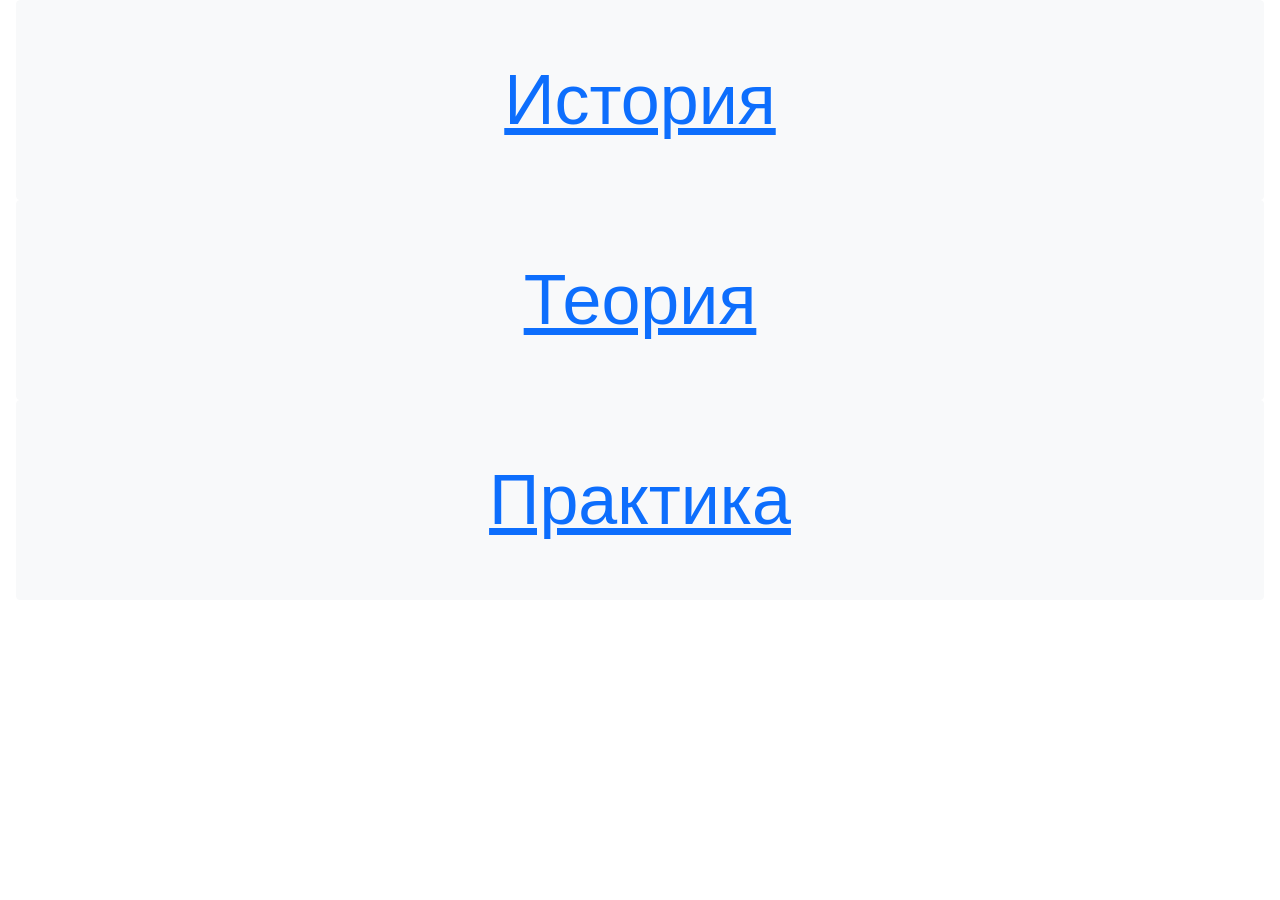
<file: index.html>
<!DOCTYPE html>
<html>
<head>
<meta charset="utf-8">
<link rel="stylesheet" href="bs5/css/bootstrap.css">
<link rel="stylesheet" href="css/style.css">
<title> Актерское мастерство. </title>
</head>
<body>
<div class="container-fluid">
 <button class="btn btn-light"><a href="history.html"> История</a></button>
 <button class="btn btn-light"><a href="theory.html"> Теория</a></button>
 <button class="btn btn-light"><a href="practice.html"> Практика</a></button>
</div>
<script src="https://cdn.jsdelivr.net/npm/popper.js@1.16.0/dist/umd/popper.min.js" integrity="sha384-Q6E9RHvbIyZFJoft+2mJbHaEWldlvI9IOYy5n3zV9zzTtmI3UksdQRVvoxMfooAo" crossorigin="anonymous"></script>
<script src="bs5/js/bootstrap.js"></script>
</body>
</html>
</file>
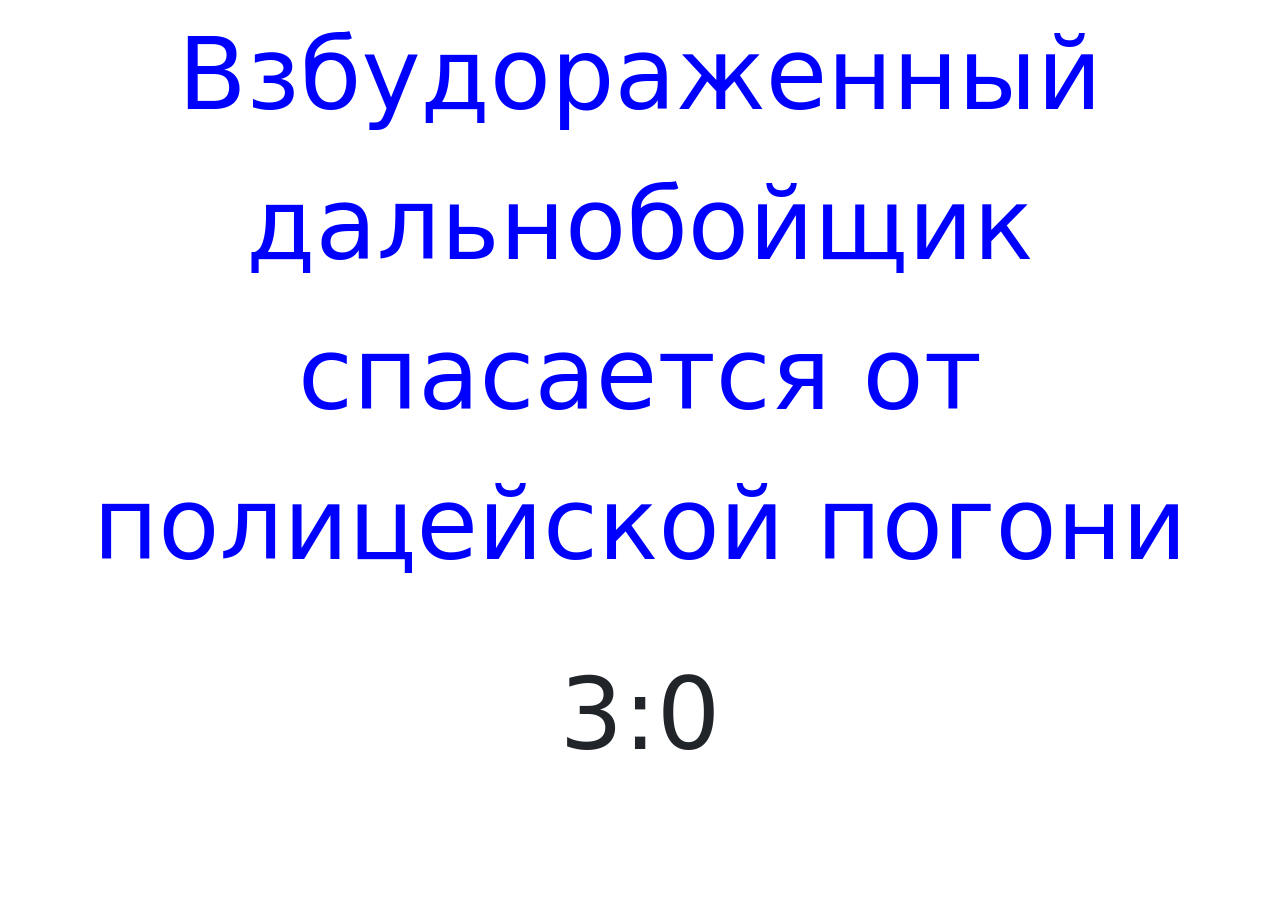
<file: pantomima.html>
<!DOCTYPE html>
<html>
<head>
<meta charset="utf-8">
<link rel="stylesheet" href="bs5/css/bootstrap.css">
<title> actor </title>
</head>
<body>
<script src="script1.js"></script>
</script>
<form>
 <div class="mb-3">
<div id="timer" style="text-align:center;font-size:100px;"></div>
  </div>
</form>
<script src="time2.js"></script>
<script src="https://cdn.jsdelivr.net/npm/popper.js@1.16.0/dist/umd/popper.min.js" integrity="sha384-Q6E9RHvbIyZFJoft+2mJbHaEWldlvI9IOYy5n3zV9zzTtmI3UksdQRVvoxMfooAo" crossorigin="anonymous"></script>
<script src="bs5/js/bootstrap.js"></script>
</body>
</html>
</file>
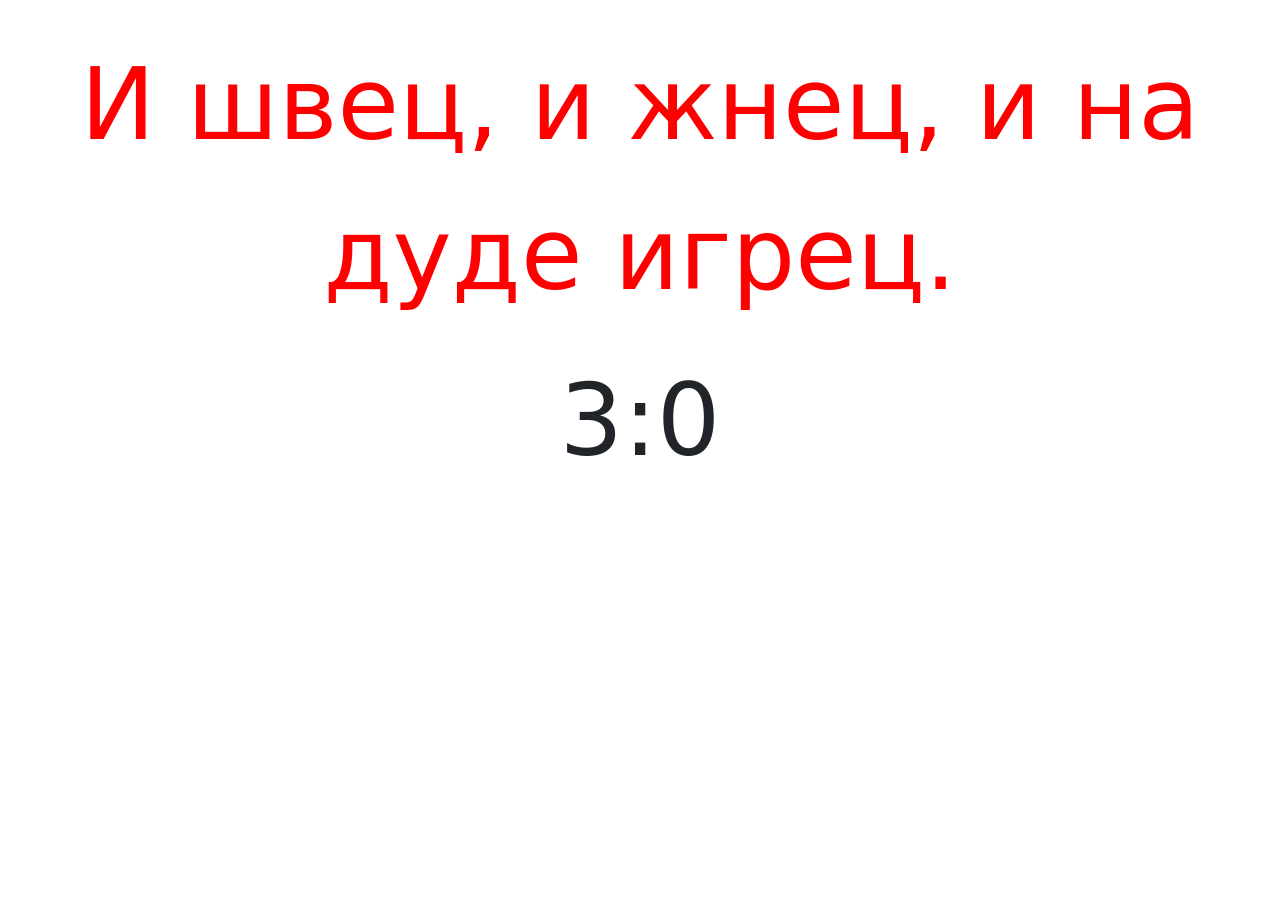
<file: poslovitsa.html>
<!DOCTYPE html>
<html>
<head>
<meta charset="utf-8">
<link rel="stylesheet" href="bs5/css/bootstrap.css">
<title> actor </title>
</head>
<body>
<script src="fraze_script.js"></script>
</script>
<div style="text-align:center;font-size:100px" id="timer"></div>
<script src="time2.js"></script>
<script src="https://cdn.jsdelivr.net/npm/popper.js@1.16.0/dist/umd/popper.min.js" integrity="sha384-Q6E9RHvbIyZFJoft+2mJbHaEWldlvI9IOYy5n3zV9zzTtmI3UksdQRVvoxMfooAo" crossorigin="anonymous"></script>
<script src="bs5/js/bootstrap.js"></script>
</body>
</html>
</file>
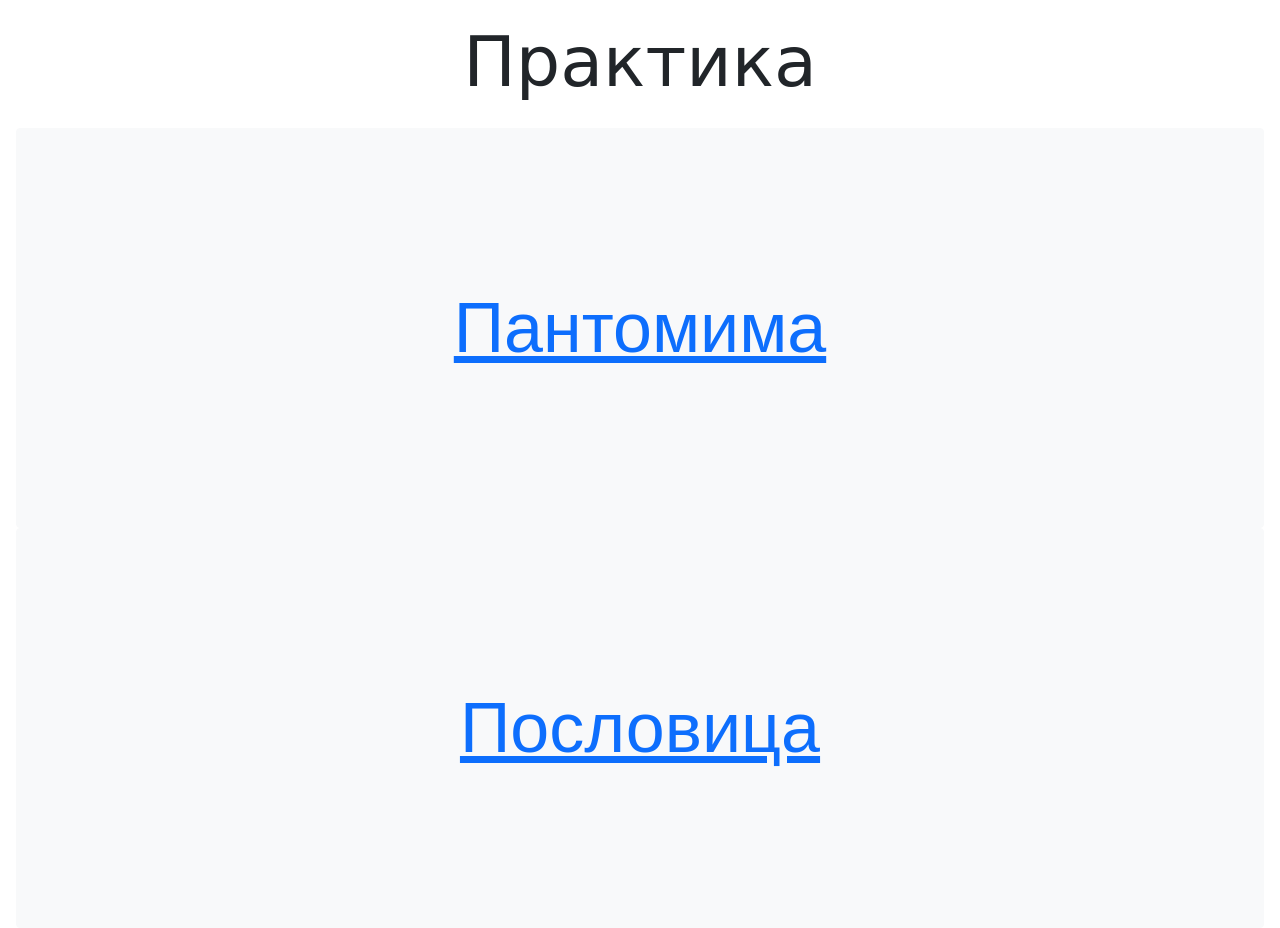
<file: practice.html>
<!DOCTYPE html>
<html>
<head>
<meta charset="utf-8">
<link rel="stylesheet" href="bs5/css/bootstrap.css">
<link rel="stylesheet" href="css/style.css">
<title> actor </title>
</head>
<body>
<div class="container-fluid">
<h1>Практика</h1>
 <button style="width:100%; height:400px;" class="btn btn-light"><a href="pantomima.html">Пантомима</a></button>
 <button style="width:100%; height:400px;" class="btn btn-light"><a href="poslovitsa.html">Пословица</a></button>
</div>
<script src="https://cdn.jsdelivr.net/npm/popper.js@1.16.0/dist/umd/popper.min.js" integrity="sha384-Q6E9RHvbIyZFJoft+2mJbHaEWldlvI9IOYy5n3zV9zzTtmI3UksdQRVvoxMfooAo" crossorigin="anonymous"></script>
<script src="bs5/js/bootstrap.js"></script>
</body>
</html>
</file>
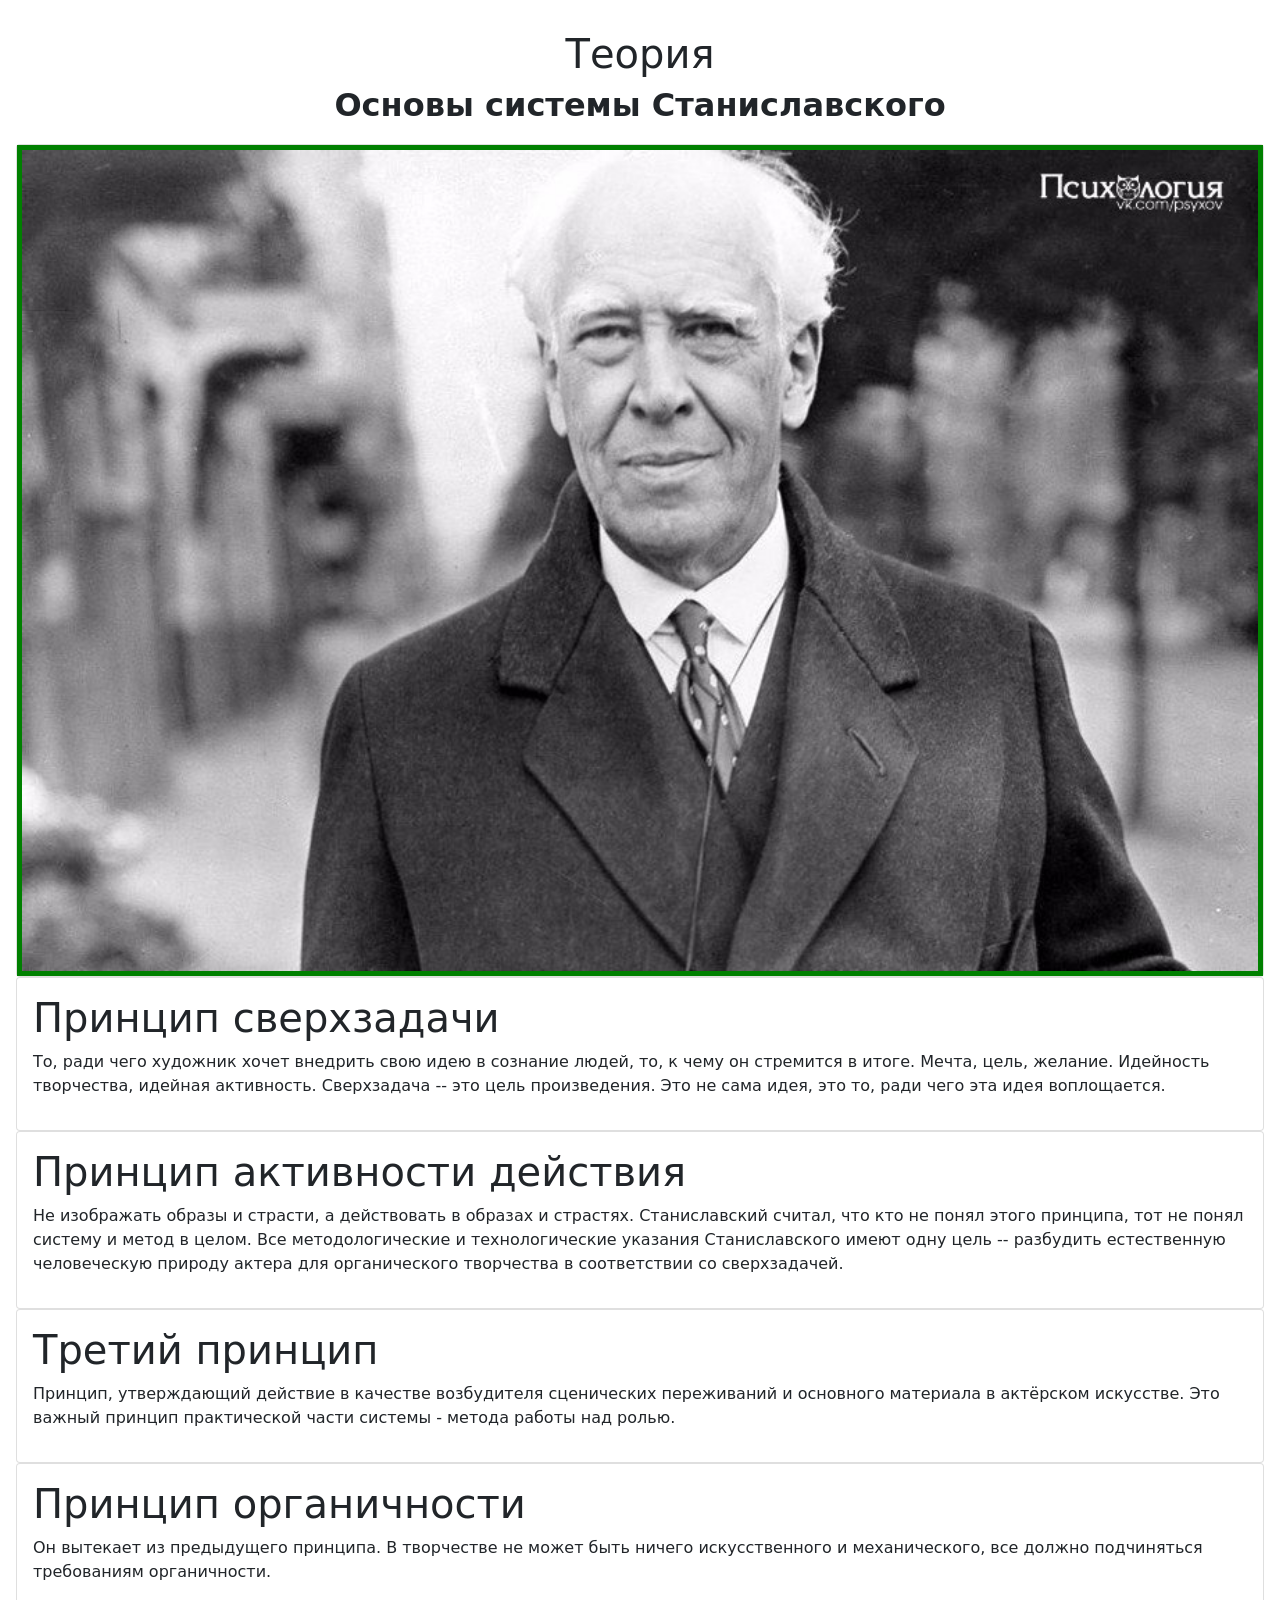
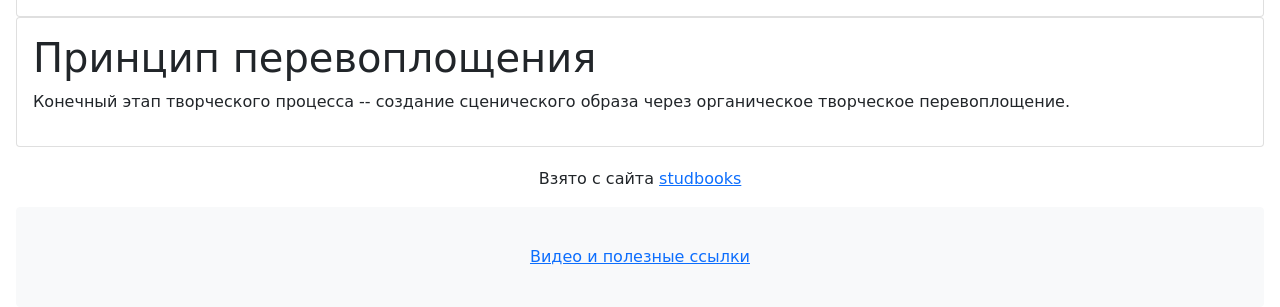
<file: theory.html>
<!DOCTYPE html>
<html>
<head>
<meta charset="utf-8">
<link rel="stylesheet" href="bs5/css/bootstrap.css">
<title> actor </title>
</head>
<body>
<div class="container-fluid">
<h1 style="text-align:center; margin-top:30px">Теория</h1>
<h2 style="text-align:center"><b>Основы системы Станиславского</b></h2>
<div class="card" style="margin-top:20px;">
	  <img class="card-image" src="stan.jpg" style="border:5px solid green">
	</div>
<div class="card">
      <div class="card-body">
	    <h1>Принцип сверхзадачи</h1>
		<p>То, ради чего художник хочет внедрить свою идею в сознание людей,
 то, к чему он стремится в итоге. Мечта, цель, желание. Идейность творчества, идейная активность.
 Сверхзадача -- это цель произведения. Это не сама идея, это то, ради чего эта идея воплощается.</p>
	  </div>
    </div>
<div class="card">
      <div class="card-body">
	    <h1>Принцип активности действия</h1>
		<p>Не изображать образы и страсти, а действовать в образах и страстях.
 Станиславский считал, что кто не понял этого принципа, тот не понял систему и метод в целом.
 Все методологические и технологические указания Станиславского имеют одну цель -- разбудить 
 естественную человеческую природу актера для органического творчества в соответствии со сверхзадачей.</p>
	  </div>
    </div>
<div class="card">
      <div class="card-body">
	    <h1>Третий принцип</h1>
		<p>Принцип, утверждающий действие в качестве возбудителя
 сценических переживаний и основного материала в актёрском искусстве. Это важный принцип практической 
 части системы - метода работы над ролью.</p>
	  </div>
    </div>
<div class="card">
      <div class="card-body">
	    <h1>Принцип органичности</h1>
		<p>Он вытекает из предыдущего принципа. В творчестве не может
 быть ничего искусственного и механического, все должно подчиняться требованиям органичности.</p>
	  </div>
    </div>
<div class="card">
      <div class="card-body">
	    <h1>Принцип перевоплощения</h1>
		<p>Конечный этап творческого процесса -- создание сценического 
 образа через органическое творческое перевоплощение.</p>
	  </div>
    </div>
<p style="text-align:center; margin-top:20px;">Взято с сайта <a href="https://studbooks.net">studbooks</a></p>
<button style="width:100%; height:100px;" class="btn btn-light"><a href="video.html">Видео и полезные ссылки</a></button>
</div>
<script src="https://cdn.jsdelivr.net/npm/popper.js@1.16.0/dist/umd/popper.min.js" integrity="sha384-Q6E9RHvbIyZFJoft+2mJbHaEWldlvI9IOYy5n3zV9zzTtmI3UksdQRVvoxMfooAo" crossorigin="anonymous"></script>
<script src="bs5/js/bootstrap.js"></script>
</body>
</html>
</file>
<file: css/style.css>
button>a{
	font-size:70px;
	font-family:arial;
	
}
button{
	width:100%;
	height:200px;
	border:5px solid black;
}
h1{
	height:100px;
	text-align:center;
	font-size:70px;
	margin-top:20px;
}
p{
	margin-left:30px;
	margin-right:30px;
	font-size:30px;
}
.date{
	margin-top:30px;
	margin-right:40px;
	font-size:60px;
	
}
/*article>div{
	margin-top:10px;
	margin-bottom:10px;
}
#left{
	margin-top:10px;
	margin-left:10px;
	height:100px;
	width:50%;
	background-color:grey;
	float:left;
	margin-right: 20px;
	padding:5px;
	color:#ffffff;
	border: 3px dotted blue; 
	font-size:20px;
	font-family:arial;
	text-align:center;
}
#right{
	height:100px;
	width:30%;
	background-color:grey;
	float:left;
	margin-right: 20px;
	padding:5px;
	color:#ffffff;
	border: 3px dotted blue; 
	font-size:20px;
	font-family:arial;
	text-align:center;
}
*/
</file>
